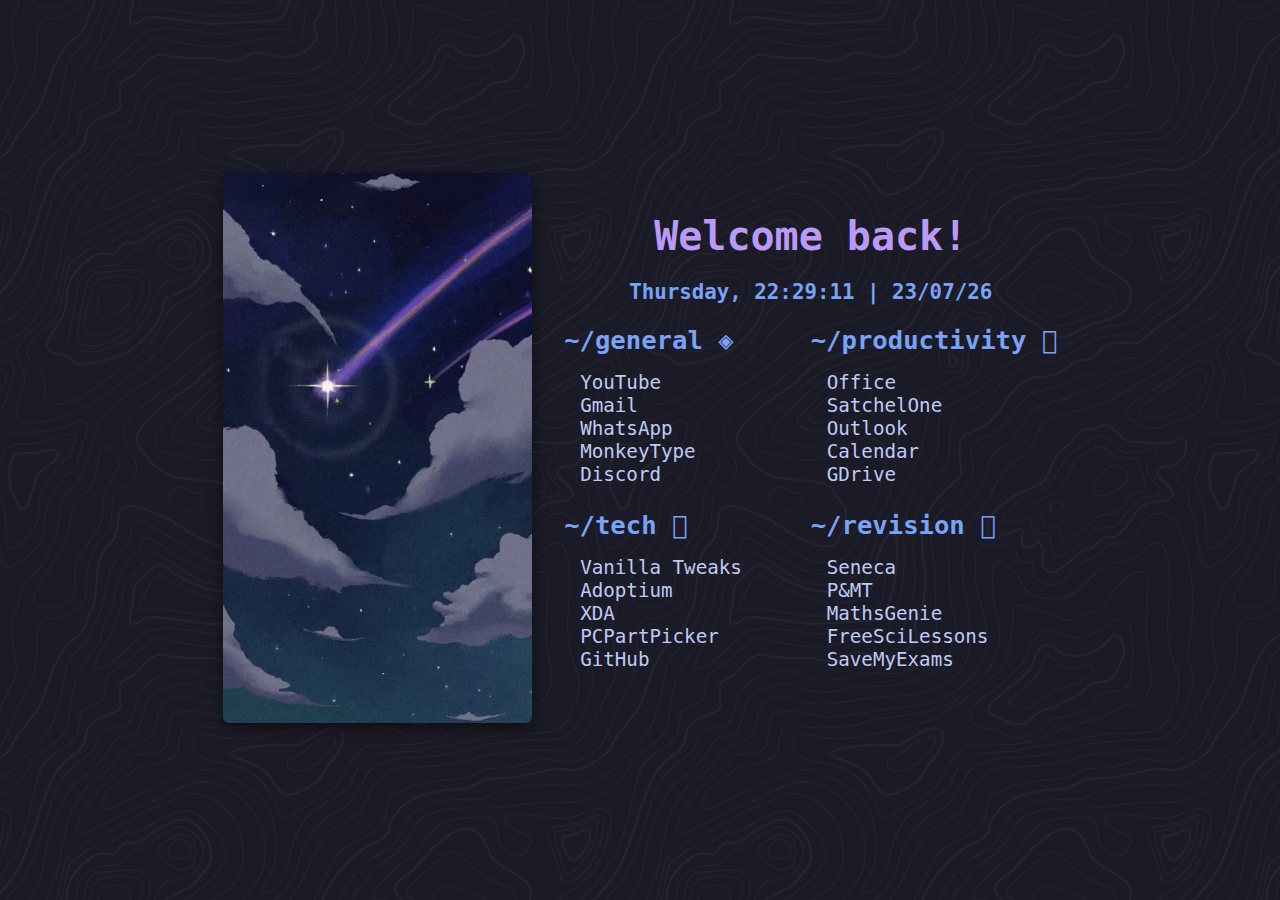
<file: .librewolf/startpage/kunzooz/index.html>
<!doctype html>
<html lang="en">
  <head>
    <title>~/startpage 🏠</title>
    <meta charset="UTF-8" />
    <meta name="viewport" content="width=device-width, initial-scale=1" />
    <link href="../src/css/style.css" rel="stylesheet" />
  </head>

  <body class="kunzooz">
    <div id="image" onclick="nextImage(currentIndex)">
      <img id="carouselImage" src="../src/images/cover2.webp" />
      <script async src="../src/js/theme.js" currentIndex="2"></script>
    </div>
    <div id="text">
      <div id="greeting">Welcome back!</div>
      <div id="date"></div>
      <script async src="../src/js/date.js"></script>
      <div id="links">
        <div class="urls">
          <div class="header">~/general ◈</div>
          <ul>
            <li><a href="https://www.youtube.com/">YouTube</a></li>
            <li><a href="https://mail.google.com">Gmail</a></li>
            <li><a href="https://web.whatsapp.com/">WhatsApp</a></li>
            <li><a href="https://monkeytype.com/">MonkeyType</a></li>
            <li><a href="https://discord.com">Discord</a></li>
          </ul>
        </div>
        <div class="urls">
          <div class="header">~/productivity </div>
          <ul>
            <li><a href="https://www.office.com/">Office</a></li>
            <li><a href="https://www.satchelone.com">SatchelOne</a></li>
            <li><a href="https://outlook.live.com">Outlook</a></li>
            <li><a href="https://calendar.google.com">Calendar</a></li>
            <li>
              <a href="https://drive.google.com/drive/u/0/my-drive">GDrive</a>
            </li>
          </ul>
        </div>
        <div class="urls">
          <div class="header">~/tech </div>
          <ul>
            <li>
              <a href="https://vanillatweaks.net/picker/resource-packs/"
                >Vanilla Tweaks</a
              >
            </li>
            <li>
              <a href="https://adoptium.net/en-GB/temurin/releases/?version=19"
                >Adoptium</a
              >
            </li>
            <li>
              <a href="https://forum.xda-developers.com/f/oneplus-10-pro.12503/"
                >XDA</a
              >
            </li>
            <li>
              <a href="https://uk.pcpartpicker.com/list/">PCPartPicker</a>
            </li>
            <li><a href="https://github.com/">GitHub</a></li>
          </ul>
        </div>
        <div class="urls">
          <div class="header">~/revision 󰑴</div>
          <ul>
            <li><a href="https://app.senecalearning.com/">Seneca</a></li>
            <li><a href="https://www.physicsandmathstutor.com">P&MT</a></li>
            <li>
              <a href="https://www/mathsgenie.co.uk/gcse.html">MathsGenie</a>
            </li>
            <li>
              <a href="https://www.freesciencelessons.co.uk/">FreeSciLessons</a>
            </li>
            <li><a href="https://www.savemyexams.co.uk">SaveMyExams</a></li>
          </ul>
        </div>
      </div>
    </div>
  </body>
</html>
</file>
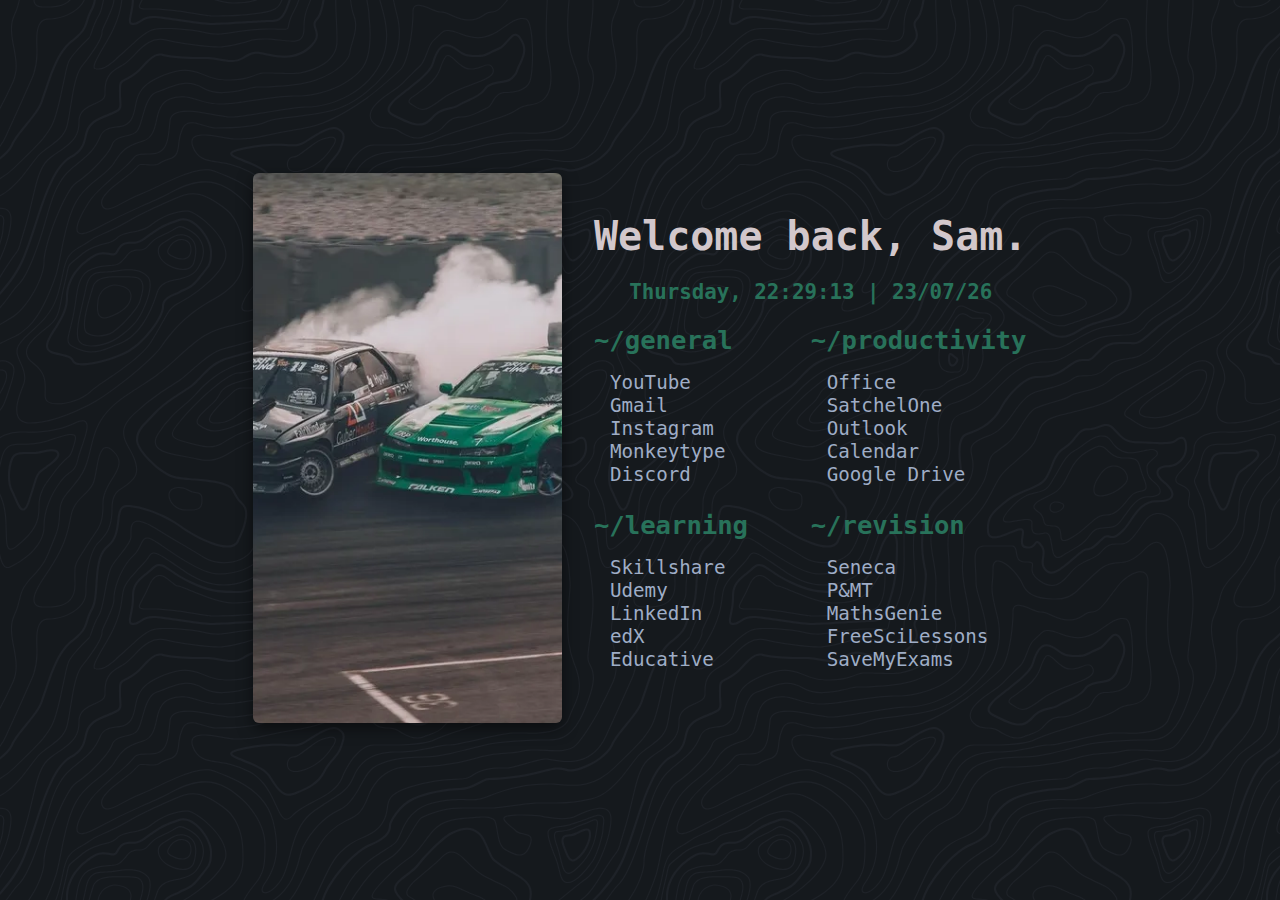
<file: .librewolf/startpage/sam/index.html>
<!doctype html>
<html lang="en">
  <head>
    <title>~/startpage 💤</title>
    <meta charset="UTF-8" />
    <meta name="viewport" content="width=device-width, initial-scale=1" />
    <link href="../src/css/style.css" rel="stylesheet" />
  </head>

  <body class="sam">
    <div id="image" onclick="nextImage()">
      <img id="carouselImage" src="../src/images/cover2.webp" />
      <script async src="../src/js/theme.js" currentIndex="1"></script>
    </div>
    <div id="text">
      <div id="greeting">Welcome back, Sam.</div>
      <div id="date"></div>
      <script async src="../src/js/date.js"></script>
      <div id="links">
        <div class="urls">
          <div class="header">~/general</div>
          <ul>
            <li><a href="https://www.youtube.com/">YouTube</a></li>
            <li><a href="https://mail.google.com">Gmail</a></li>
            <li><a href="https://www.instagram.com">Instagram</a></li>
            <li><a href="https://monkeytype.com/">Monkeytype</a></li>
            <li><a href="https://discord.com">Discord</a></li>
          </ul>
        </div>
        <div class="urls">
          <div class="header">~/productivity</div>
          <ul>
            <li><a href="https://www.office.com/">Office</a></li>
            <li><a href="https://www.satchelone.com">SatchelOne</a></li>
            <li><a href="https://outlook.live.com">Outlook</a></li>
            <li><a href="https://calendar.google.com">Calendar</a></li>
            <li>
              <a href="https://drive.google.com/drive/u/0/my-drive"
                >Google Drive</a
              >
            </li>
          </ul>
        </div>
        <div class="urls">
          <div class="header">~/learning</div>
          <ul>
            <li><a href="https://www.skillshare.com/">Skillshare</a></li>
            <li><a href="https://www.udemy.com">Udemy</a></li>
            <li><a href="https://www.linkedin.com/learning/">LinkedIn</a></li>
            <li><a href="https://www.authn.edx.org/">edX</a></li>
            <li><a href="https://www.educative.io">Educative</a></li>
          </ul>
        </div>
        <div class="urls">
          <div class="header">~/revision</div>
          <ul>
            <li><a href="https://app.senecalearning.com/">Seneca</a></li>
            <li><a href="https://www.physicsandmathstutor.com">P&MT</a></li>
            <li>
              <a href="https://www/mathsgenie.co.uk/gcse.html">MathsGenie</a>
            </li>
            <li>
              <a href="https://www.freesciencelessons.co.uk/">FreeSciLessons</a>
            </li>
            <li><a href="https://www.savemyexams.co.uk">SaveMyExams</a></li>
          </ul>
        </div>
      </div>
    </div>
  </body>
</html>
</file>
<file: .librewolf/startpage/src/css/style.css>
@font-face {
  font-family: "JetBrainsMono Nerd Font";
  font-display: swap;
}

:root {
  color-scheme: dark;
}

img {
  transition:
    transform 0.15s ease-in-out,
    opacity 0.2s ease-in-out;
}

html {
  display: flex;
  align-items: center;
  justify-content: center;
  height: 100svh;
  background-color: var(--background-color);
  background-image: url("../bgs/topography.svg");
  overflow-x: clip;
}

html.loaded {
  transition: background-color 0.2s ease-in-out;
}

body {
  display: flex;
  color: var(--text-color);
  font-family:
    JetBrainsMono Nerd Font,
    monospace;
  justify-content: center;
  align-items: center;
}

#text,
#image {
  opacity: 0;
  transition: opacity 0.2s ease-in;
}

#text.loaded,
#image.loaded {
  opacity: 1;
}

#text.loaded * {
  transition: color 0.2s ease-in-out;
}

#carouselImage {
  height: 550px;
  aspect-ratio: 9 / 16;
  border-radius: 6px;
  box-shadow: 0px 5px 15px 0px rgba(0, 0, 0, 0.5);
  object-fit: cover;
}

#image {
  margin-right: 1em;
}

#carouselImage:hover {
  transform: scale(1.1);
  cursor: pointer;
}

@media (max-width: 800px) {
  img,
  #image {
    display: none;
    margin: 0;
    padding: 0;
  }
}

#greeting {
  color: var(--accent-color-2);
  font-size: 2.5em;
  font-weight: 900;
  grid-column: 1/-1;
  text-align: center;
  display: grid;
}

#date {
  font-size: 1.3em;
  font-weight: 600;
  color: var(--accent-color);
  display: grid;
  grid-column: 1/-1;
  text-align: center;
  margin: 1em 0;
}

.header {
  color: var(--accent-color);
  font-size: 1.6em;
  font-weight: 600;
}

#links {
  display: grid;
  grid-row-gap: 0.5em;
  grid-template-columns: repeat(2, 1fr);
}

ul {
  list-style-type: none;
  padding-left: 1em;
  margin-left: 0;
}

a {
  color: var(--text-color);
  font-size: 1.2em;
  text-decoration: none;
}

a:hover {
  color: var(--hover-color);
}

.fazzi .urls:nth-child(even) {
  padding-left: 1.5em;
}

#image {
	padding-right: 1em;
}
</file>
